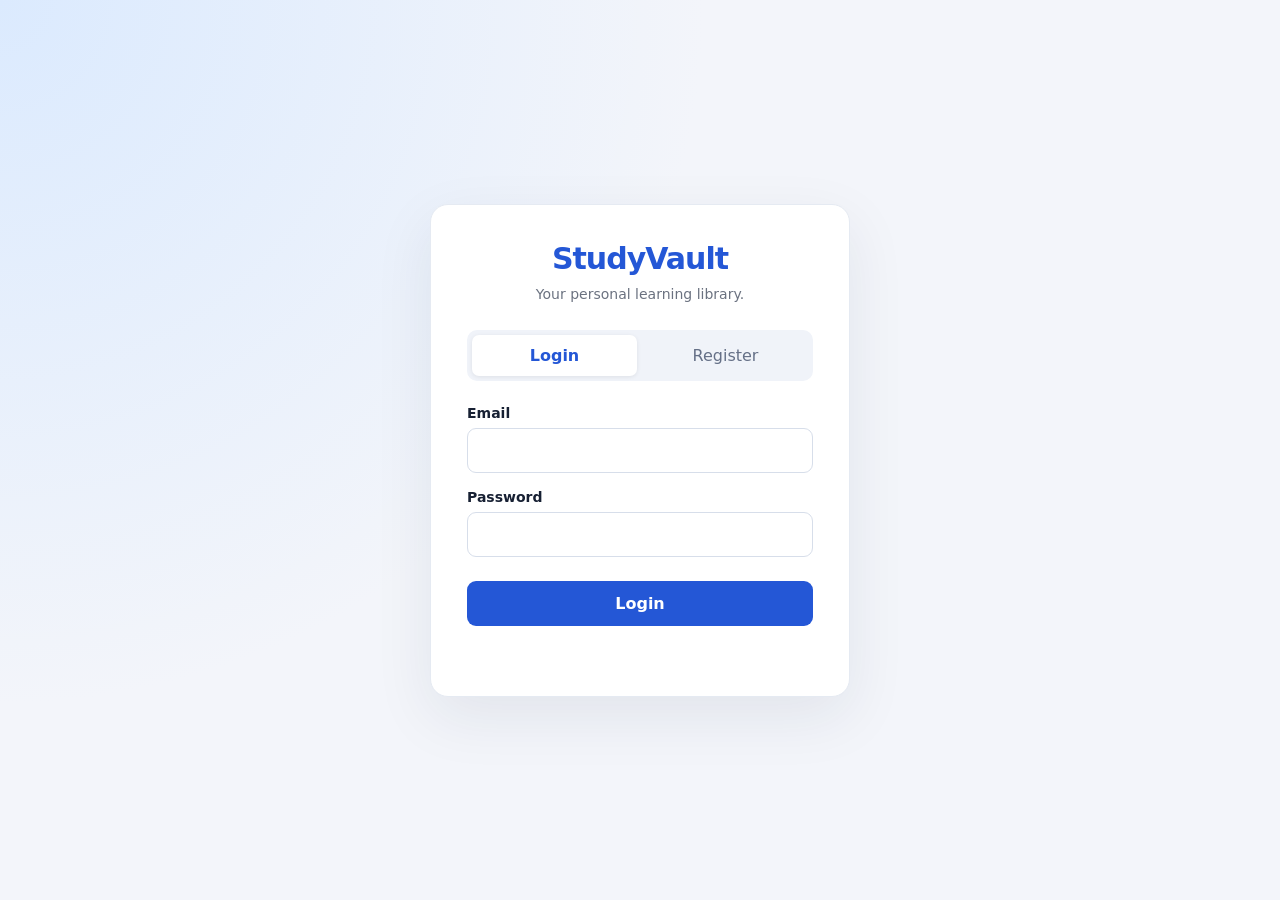
<file: frontend/index.html>
<!DOCTYPE html>
<html lang="en">
<head>
    <meta charset="UTF-8">
    <meta name="viewport" content="width=device-width, initial-scale=1.0">
    <title>StudyVault | My Library</title>
    <link rel="stylesheet" href="css/style.css">
</head>
<body>
    <header class="dashboard-header">
        <a class="brand" href="index.html">StudyVault</a>

        <div class="user-actions">
            <span id="user-email"></span>
            <button id="logout-button" type="button">Logout</button>
        </div>
    </header>

    <main class="dashboard">
        <section class="welcome-section">
            <div>
                <h1>My Learning Library</h1>
                <p>Keep your study materials organized in one place.</p>
            </div>

            <button id="show-upload-button" type="button">
                + Upload PDF
            </button>
        </section>

        <section id="upload-panel" class="panel" hidden>
            <h2>Upload a document</h2>

            <form id="upload-form">
                <label for="document-title">Document title</label>
                <input
                    id="document-title"
                    name="title"
                    type="text"
                    maxlength="255"
                    required
                >

                <label for="document-file">PDF file</label>
                <input
                    id="document-file"
                    name="file"
                    type="file"
                    accept="application/pdf,.pdf"
                    required
                >

                <label for="document-subject">Subject</label>
                <select id="document-subject" name="subject_id">
                    <option value="">No subject</option>
                </select>

                <div class="form-actions">
                    <button type="submit">Upload</button>
                    <button id="cancel-upload-button" type="button">
                        Cancel
                    </button>
                </div>

                <p id="upload-message" role="status"></p>
            </form>
        </section>


        <section class="subjects-section">
            <div class="section-heading">
                <div>
                    <h2>My Subjects</h2>
                    <p>Organize your learning materials by subject.</p>
                </div>
                <button id="show-subject-form-button" type="button">
                    + Create Subject
                </button>
            </div>

            <form id="subject-form" class="panel" hidden>
                <label for="subject-name">Subject name</label>
                <input
                    id="subject-name"
                    name="name"
                    type="text"
                    maxlength="100"
                    placeholder="e.g. Python, Machine Learning"
                    required
                >
                <div class="form-actions">
                    <button type="submit">Create Subject</button>
                    <button id="cancel-subject-button" type="button">
                        Cancel
                    </button>
                </div>
                <p id="subject-message" role="status"></p>
            </form>

            <div id="subject-list" class="subject-grid"></div>
            <p id="subjects-status" role="status"></p>
        </section>


        <section class="library-section">
            <div class="library-toolbar">
                <input
                    id="search-input"
                    type="search"
                    placeholder="Search documents..."
                    aria-label="Search documents"
                >

                <select id="subject-filter" aria-label="Filter by subject">
                    <option value="">All subjects</option>
                </select>

                <select id="sort-select" aria-label="Sort documents">
                    <option value="created_at:desc">Newest first</option>
                    <option value="created_at:asc">Oldest first</option>
                    <option value="title:asc">Title A–Z</option>
                    <option value="title:desc">Title Z–A</option>
                    <option value="file_size:desc">Largest first</option>
                    <option value="file_size:asc">Smallest first</option>
                </select>
            </div>

            <p id="library-message" role="status"></p>

            <div id="document-list" class="document-grid"></div>

            <div class="pagination">
                <button id="previous-page" type="button">Previous</button>
                <span id="page-label">Page 1</span>
                <button id="next-page" type="button">Next</button>
            </div>
        </section>
    </main>

    <script src="js/api.js"></script>
    <script src="js/documents.js"></script>
</body>
</html>
</file>
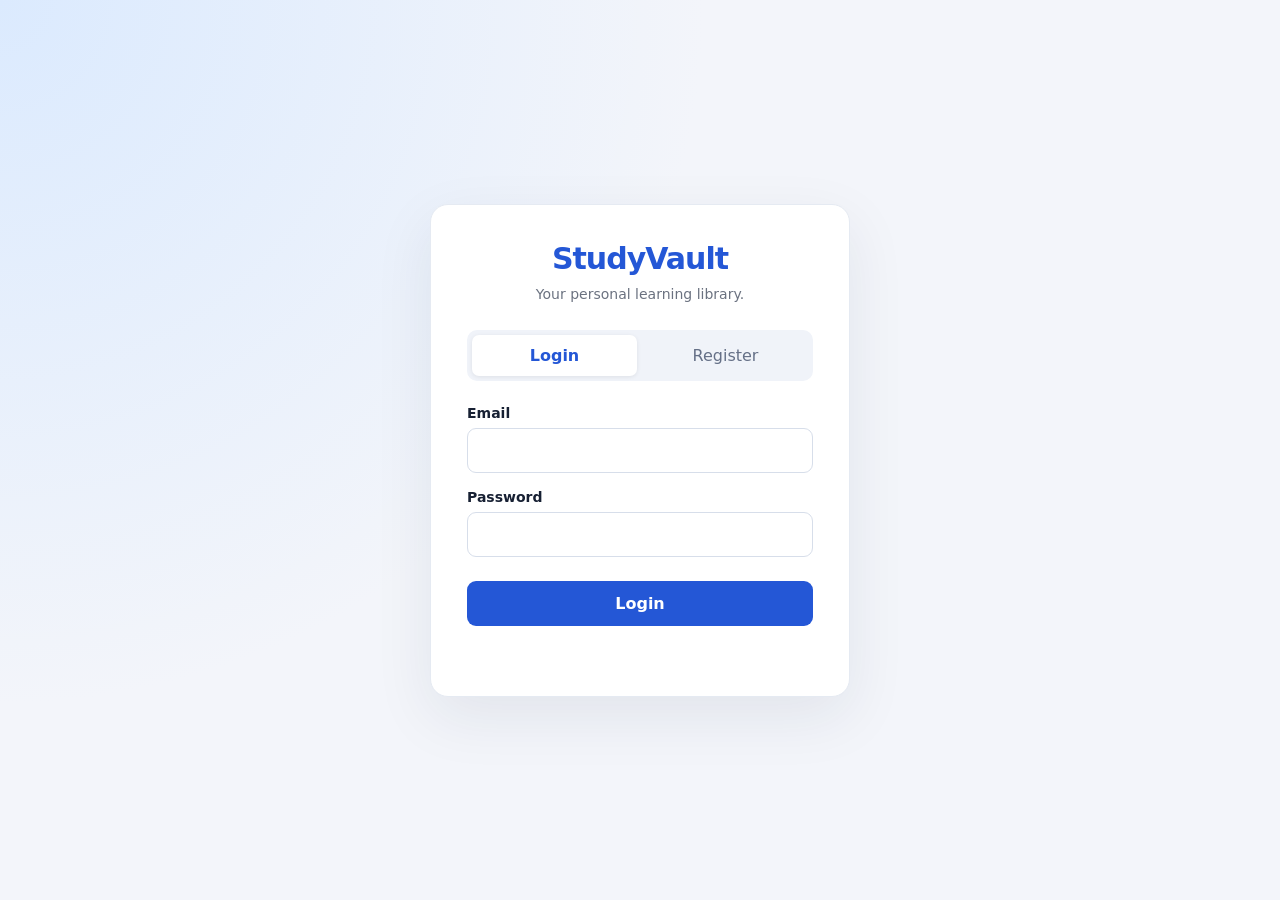
<file: frontend/login.html>
<!DOCTYPE html>
<html lang="en">
<head>
    <meta charset="UTF-8">
    <meta name="viewport" content="width=device-width, initial-scale=1.0">
    <title>StudyVault | Sign In</title>
    <link rel="stylesheet" href="css/style.css">
</head>
<body>
    <main class="auth-container">
        <section class="auth-card">
            <h1>StudyVault</h1>
            <p class="subtitle">Your personal learning library.</p>

            <div class="auth-tabs">
                <button id="login-tab" class="active" type="button">
                    Login
                </button>
                <button id="register-tab" type="button">
                    Register
                </button>
            </div>

            <form id="auth-form">
                <label for="email">Email</label>
                <input
                    id="email"
                    name="email"
                    type="email"
                    autocomplete="email"
                    required
                >

                <label for="password">Password</label>
                <input
                    id="password"
                    name="password"
                    type="password"
                    autocomplete="current-password"
                    minlength="8"
                    maxlength="128"
                    required
                >

                <button id="submit-button" type="submit">Login</button>
                <p id="auth-message" role="status" aria-live="polite"></p>
            </form>
        </section>
    </main>

    <script src="js/api.js"></script>
    <script src="js/auth.js"></script>
</body>
</html>
</file>
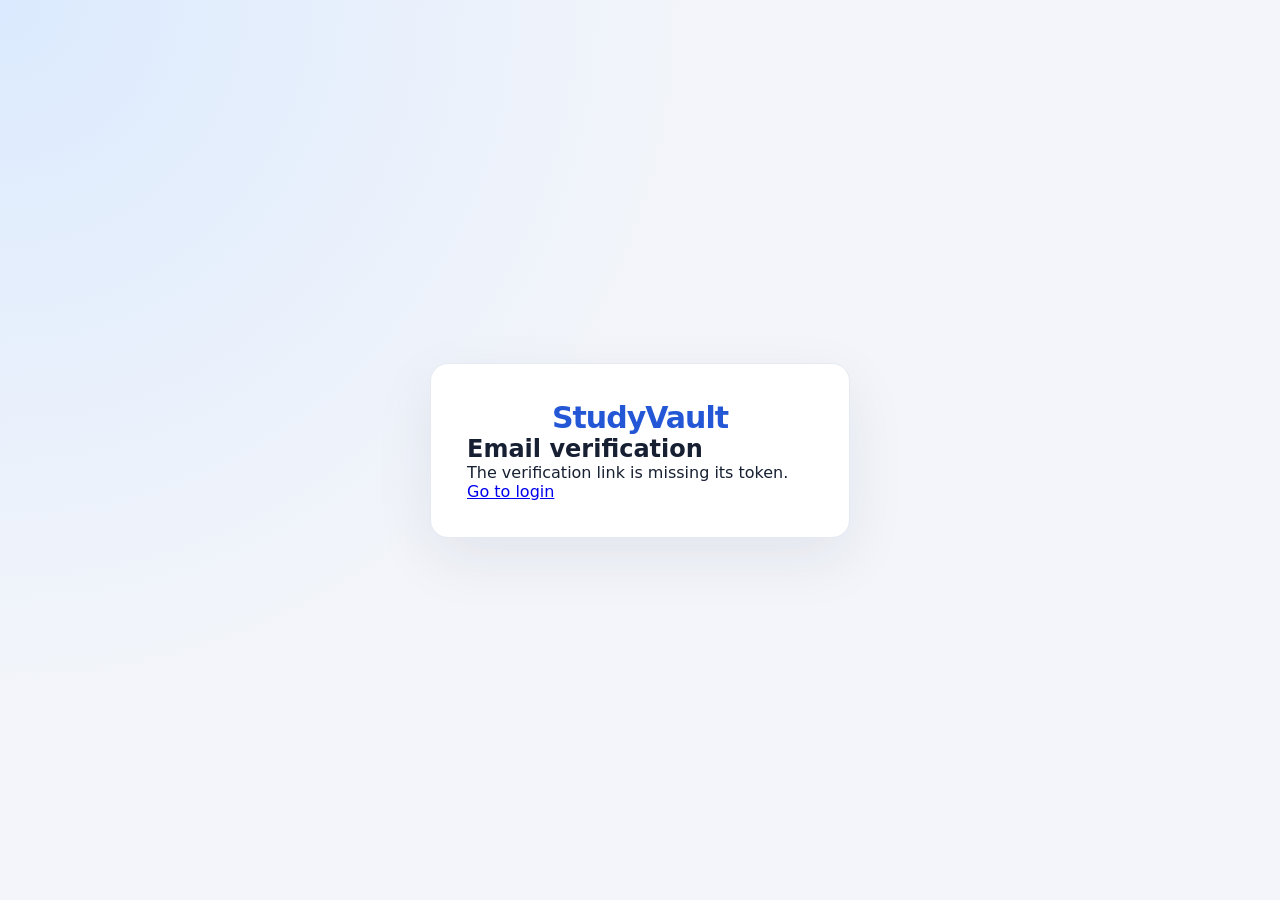
<file: frontend/verify-email.html>
<!DOCTYPE html>
<html lang="en">
<head>
    <meta charset="UTF-8">
    <meta name="viewport" content="width=device-width, initial-scale=1.0">
    <title>Verify Email | StudyVault</title>
    <link rel="stylesheet" href="css/style.css">
</head>
<body>
    <main class="auth-container">
        <section class="auth-card">
            <h1>StudyVault</h1>
            <h2>Email verification</h2>
            <p id="verification-message" role="status" aria-live="polite">
                Verifying your email...
            </p>
            <a href="http://127.0.0.1:5500/login.html">Go to login</a>
        </section>
    </main>

    <script src="js/api.js"></script>
    <script>
        const message = document.getElementById("verification-message");
        const params = new URLSearchParams(window.location.search);
        const token = params.get("token");

        async function verifyEmail() {
            if (!token) {
                message.textContent =
                    "The verification link is missing its token.";
                return;
            }

            try {
                const result = await apiRequest(
                    `/auth/verify-email?token=${encodeURIComponent(token)}`
                );

                message.textContent = result.message;
            } catch (error) {
                message.textContent =
                    "Verification failed. The link may be invalid or expired.";
            } finally {
                // Remove the sensitive token from the visible URL.
                window.history.replaceState(
                    {},
                    document.title,
                    window.location.pathname
                );
            }
        }

        verifyEmail();
    </script>
</body>
</html>
</file>
<file: frontend/css/style.css>
* {
    box-sizing: border-box;
    margin: 0;
    padding: 0;
}

:root {
    font-family: Inter, system-ui, -apple-system, sans-serif;
    color: #172033;
    background: #f3f5fa;
}

body {
    min-height: 100vh;
}

button,
input {
    font: inherit;
}

button {
    cursor: pointer;
}

.auth-container {
    min-height: 100vh;
    display: flex;
    align-items: center;
    justify-content: center;
    padding: 24px;
    background:
        radial-gradient(circle at top left, #dbeafe, transparent 45%),
        #f3f5fa;
}

.auth-card {
    width: 100%;
    max-width: 420px;
    padding: 36px;
    background: #ffffff;
    border: 1px solid #e5eaf2;
    border-radius: 18px;
    box-shadow: 0 20px 60px rgba(28, 42, 70, 0.08);
}

.auth-card h1 {
    font-size: 30px;
    letter-spacing: -1px;
    text-align: center;
    color: #2457d6;
}

.subtitle {
    margin: 10px 0 28px;
    color: #6b7280;
    text-align: center;
    font-size: 14px;
}

.auth-tabs {
    display: grid;
    grid-template-columns: 1fr 1fr;
    gap: 6px;
    padding: 5px;
    margin-bottom: 24px;
    background: #f0f3f9;
    border-radius: 10px;
}

.auth-tabs button {
    border: 0;
    padding: 11px;
    border-radius: 7px;
    color: #657087;
    background: transparent;
}

.auth-tabs button.active {
    background: #ffffff;
    color: #2457d6;
    font-weight: 600;
    box-shadow: 0 1px 4px rgba(0, 0, 0, 0.08);
}

#auth-form label {
    display: block;
    margin: 16px 0 7px;
    font-size: 14px;
    font-weight: 600;
}

#auth-form input {
    width: 100%;
    padding: 12px 13px;
    border: 1px solid #d7deea;
    border-radius: 9px;
    outline: none;
    background: #ffffff;
}

#auth-form input:focus {
    border-color: #3568e8;
    box-shadow: 0 0 0 3px rgba(53, 104, 232, 0.12);
}

#submit-button {
    width: 100%;
    margin-top: 24px;
    padding: 13px;
    border: 0;
    border-radius: 9px;
    background: #2457d6;
    color: #ffffff;
    font-weight: 600;
    transition: background 0.2s;
}

#submit-button:hover {
    background: #1945b5;
}

#submit-button:disabled {
    opacity: 0.65;
    cursor: wait;
}

#auth-message {
    min-height: 20px;
    margin-top: 14px;
    color: #475569;
    font-size: 14px;
    overflow-wrap: anywhere;
}

@media (max-width: 480px) {
    .auth-card {
        padding: 26px 20px;
    }
}
/* --------Login Styles at upper----------------- */

/* Dashboard */

[hidden] {
    display: none !important;
}

.dashboard-header {
    min-height: 72px;
    padding: 16px 5%;
    display: flex;
    align-items: center;
    justify-content: space-between;
    gap: 16px;
    background: #ffffff;
    border-bottom: 1px solid #e5eaf2;
}

.brand {
    color: #2457d6;
    font-size: 23px;
    font-weight: 750;
    text-decoration: none;
}

.user-actions {
    display: flex;
    align-items: center;
    gap: 16px;
    color: #647087;
    font-size: 14px;
}

.dashboard button {
    padding: 10px 15px;
    border: 0;
    border-radius: 8px;
    background: #2457d6;
    color: white;
    font-weight: 600;
}

.dashboard button:hover {
    background: #1945b5;
}

.dashboard button:disabled {
    opacity: 0.45;
    cursor: not-allowed;
}

#logout-button {
    padding: 9px 13px;
    border: 1px solid #d7deea;
    border-radius: 8px;
    background: #ffffff;
    color: #334155;
}

#logout-button:hover {
    background: #f3f5fa;
}

.dashboard {
    width: min(1200px, 92%);
    margin: 36px auto;
}

.welcome-section {
    display: flex;
    align-items: center;
    justify-content: space-between;
    gap: 20px;
    margin-bottom: 28px;
}

.welcome-section h1 {
    margin-bottom: 8px;
    font-size: clamp(25px, 4vw, 34px);
    letter-spacing: -0.8px;
}

.welcome-section p {
    color: #647087;
    line-height: 1.6;
}

.panel {
    margin-bottom: 28px;
    padding: 24px;
    border: 1px solid #e5eaf2;
    border-radius: 14px;
    background: #ffffff;
}

.panel h2 {
    margin-bottom: 18px;
    font-size: 20px;
}

#upload-form label {
    display: block;
    margin: 14px 0 7px;
    font-size: 14px;
    font-weight: 600;
}

#upload-form input,
#upload-form select,
.library-toolbar input,
.library-toolbar select {
    width: 100%;
    min-width: 0;
    padding: 11px 12px;
    border: 1px solid #d7deea;
    border-radius: 8px;
    background: #ffffff;
    color: #172033;
    font: inherit;
}

#upload-form input:focus,
#upload-form select:focus,
.library-toolbar input:focus,
.library-toolbar select:focus {
    outline: 2px solid #c7d7ff;
    border-color: #3568e8;
}

.form-actions {
    display: flex;
    gap: 10px;
    margin-top: 20px;
}

.form-actions button:last-child {
    background: #eef2f8;
    color: #334155;
}

#upload-message,
#library-message {
    margin-top: 14px;
    color: #647087;
    font-size: 14px;
    overflow-wrap: anywhere;
}

.library-toolbar {
    display: grid;
    grid-template-columns: minmax(180px, 2fr) minmax(150px, 1fr) minmax(150px, 1fr);
    gap: 12px;
    margin-bottom: 20px;
}

.document-grid {
    display: grid;
    grid-template-columns: repeat(auto-fill, minmax(240px, 1fr));
    gap: 18px;
}

.document-card {
    min-width: 0;
    padding: 20px;
    border: 1px solid #e5eaf2;
    border-radius: 13px;
    background: #ffffff;
    box-shadow: 0 5px 18px rgba(28, 42, 70, 0.03);
    overflow-wrap: anywhere;
}

.document-card h3 {
    margin-bottom: 12px;
    font-size: 17px;
    line-height: 1.4;
}

.document-card p {
    margin-top: 8px;
    color: #647087;
    font-size: 13px;
}

.document-card .document-subject {
    color: #2457d6;
}

.pagination {
    display: flex;
    justify-content: center;
    align-items: center;
    gap: 18px;
    margin: 28px 0;
}

#page-label {
    color: #647087;
    font-size: 14px;
}

@media (max-width: 700px) {
    .dashboard-header {
        padding: 14px 4%;
    }

    .user-actions {
        gap: 8px;
    }

    #user-email {
        max-width: 145px;
        overflow-wrap: anywhere;
        text-align: right;
    }

    .dashboard {
        width: 92%;
        margin-top: 26px;
    }

    .welcome-section {
        align-items: flex-start;
        flex-direction: column;
    }

    .library-toolbar {
        grid-template-columns: 1fr;
    }
}

@media (max-width: 420px) {
    .brand {
        font-size: 19px;
    }

    #user-email {
        max-width: 110px;
        font-size: 12px;
    }

    .dashboard-header {
        gap: 8px;
    }

    .panel {
        padding: 17px;
    }
}


.document-actions {
    display: flex;
    gap: 9px;
    margin-top: 18px;
}

.document-actions button {
    padding: 8px 12px;
    font-size: 13px;
}

.document-actions .delete-button {
    background: #fff1f2;
    color: #be123c;
}

.document-actions .delete-button:hover {
    background: #ffe4e6;
}


/* Subject management */
.subjects-section {
    margin: 2rem 0;
}

.section-heading {
    display: flex;
    align-items: center;
    justify-content: space-between;
    gap: 1rem;
    margin-bottom: 1rem;
}

.section-heading h2 {
    margin-bottom: 0.35rem;
}

.section-heading p {
    margin-top: 0;
    color: #64748b;
}

.subject-grid {
    display: grid;
    grid-template-columns: repeat(auto-fill, minmax(150px, 1fr));
    gap: 1rem;
    margin-top: 1rem;
}


.subject-card {
    display: flex;
    flex-direction: column;
    align-items: stretch;
    justify-content: space-between;
    gap: 0.75rem;
    min-height: 100px;
    padding: 1rem;
    border: 1px solid #dbe3ef;
    border-radius: 12px;
    background: #ffffff;
}

.subject-name-button {
    border: none;
    background: transparent;
    color: #1e293b;
    font-size: 1rem;
    font-weight: 600;
    text-align: left;
    overflow-wrap: anywhere;
    cursor: pointer;
}

.subject-name-button:hover {
    color: #4f46e5;
}

.subject-name-button:focus-visible,
.delete-subject-button:focus-visible {
    outline: 3px solid #a5b4fc;
    outline-offset: 2px;
}

.delete-subject-button {
    align-self: flex-start;
    padding: 0.4rem 0.7rem;
    border: 1px solid #fecaca;
    border-radius: 6px;
    background: #fff1f2;
    color: #b91c1c;
    cursor: pointer;
}

.delete-subject-button:hover {
    background: #ffe4e6;
}

.delete-subject-button:disabled {
    opacity: 0.6;
    cursor: not-allowed;
}


#subject-form {
    margin-bottom: 1rem;
}

#subjects-status,
#subject-message {
    color: #64748b;
}

@media (max-width: 600px) {
    .section-heading {
        align-items: flex-start;
        flex-direction: column;
    }

    .subject-grid {
        grid-template-columns: repeat(2, minmax(0, 1fr));
    }
}
</file>
